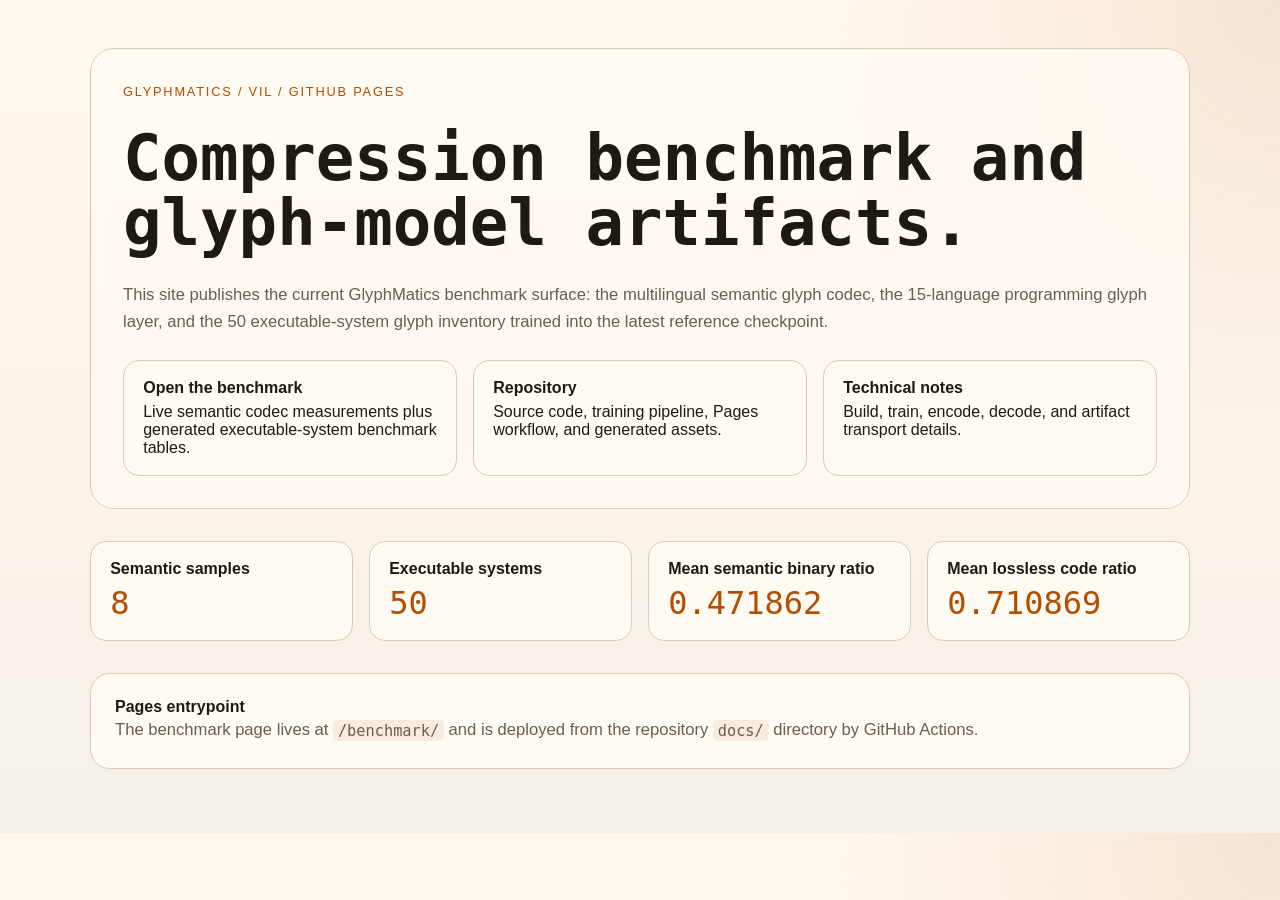
<file: docs/index.html>
<!doctype html>
<html lang="en">
  <head>
    <meta charset="utf-8" />
    <meta name="viewport" content="width=device-width, initial-scale=1" />
    <title>GlyphMatics Pages</title>
    <style>
      :root {
        --bg: #f6f1e8;
        --panel: #fffaf2;
        --ink: #1d1a15;
        --muted: #665f53;
        --line: #d7ccb9;
        --accent: #b34d00;
        --accent-soft: #ffe1c7;
      }

      * {
        box-sizing: border-box;
      }

      body {
        margin: 0;
        font-family: "IBM Plex Sans", "Segoe UI", sans-serif;
        color: var(--ink);
        background:
          radial-gradient(circle at top right, rgba(179, 77, 0, 0.12), transparent 28rem),
          linear-gradient(180deg, #fff8ef 0%, var(--bg) 100%);
      }

      main {
        width: min(1100px, calc(100% - 2rem));
        margin: 0 auto;
        padding: 3rem 0 4rem;
      }

      .hero {
        display: grid;
        gap: 1.5rem;
        padding: 2rem;
        border: 1px solid var(--line);
        border-radius: 1.5rem;
        background: rgba(255, 250, 242, 0.9);
        backdrop-filter: blur(8px);
      }

      .eyebrow {
        letter-spacing: 0.14em;
        text-transform: uppercase;
        font-size: 0.8rem;
        color: var(--accent);
        margin: 0;
      }

      h1 {
        margin: 0;
        font-family: "IBM Plex Mono", "SFMono-Regular", monospace;
        font-size: clamp(2rem, 5vw, 4rem);
        line-height: 1.02;
      }

      p {
        margin: 0;
        color: var(--muted);
        font-size: 1.04rem;
        line-height: 1.65;
      }

      .actions,
      .grid {
        display: grid;
        gap: 1rem;
      }

      .actions {
        grid-template-columns: repeat(auto-fit, minmax(220px, 1fr));
      }

      a.card,
      .metric {
        display: block;
        padding: 1.15rem 1.2rem;
        border-radius: 1rem;
        border: 1px solid var(--line);
        background: var(--panel);
        text-decoration: none;
        color: inherit;
      }

      a.card:hover {
        border-color: var(--accent);
        transform: translateY(-1px);
      }

      a.card strong,
      .metric strong {
        display: block;
        font-size: 1rem;
        margin-bottom: 0.35rem;
      }

      .grid {
        margin-top: 2rem;
        grid-template-columns: repeat(auto-fit, minmax(220px, 1fr));
      }

      .metric-value {
        font-family: "IBM Plex Mono", "SFMono-Regular", monospace;
        font-size: 2rem;
        color: var(--accent);
      }

      .section {
        margin-top: 2rem;
        padding: 1.5rem;
        border: 1px solid var(--line);
        border-radius: 1.25rem;
        background: var(--panel);
      }

      code {
        font-family: "IBM Plex Mono", "SFMono-Regular", monospace;
        font-size: 0.92em;
        background: rgba(179, 77, 0, 0.08);
        padding: 0.1rem 0.3rem;
        border-radius: 0.3rem;
      }
    </style>
  </head>
  <body>
    <main>
      <section class="hero">
        <p class="eyebrow">GlyphMatics / VIL / GitHub Pages</p>
        <h1>Compression benchmark and glyph-model artifacts.</h1>
        <p>
          This site publishes the current GlyphMatics benchmark surface: the
          multilingual semantic glyph codec, the 15-language programming glyph
          layer, and the 50 executable-system glyph inventory trained into the
          latest reference checkpoint.
        </p>
        <div class="actions">
          <a class="card" href="./benchmark/">
            <strong>Open the benchmark</strong>
            Live semantic codec measurements plus generated executable-system
            benchmark tables.
          </a>
          <a class="card" href="https://github.com/BlockChain-BailBonds/GlyphMatics">
            <strong>Repository</strong>
            Source code, training pipeline, Pages workflow, and generated assets.
          </a>
          <a class="card" href="https://github.com/BlockChain-BailBonds/GlyphMatics/blob/main/docs/VIL_SEMANTIC_LM.md">
            <strong>Technical notes</strong>
            Build, train, encode, decode, and artifact transport details.
          </a>
        </div>
      </section>

      <section class="grid" id="summary-grid">
        <div class="metric">
          <strong>Loading summary</strong>
          <div class="metric-value">...</div>
          <p>Fetching generated benchmark metadata.</p>
        </div>
      </section>

      <section class="section">
        <strong>Pages entrypoint</strong>
        <p>
          The benchmark page lives at <code>/benchmark/</code> and is deployed
          from the repository <code>docs/</code> directory by GitHub Actions.
        </p>
      </section>
    </main>
    <script>
      async function loadSummary() {
        const response = await fetch("./benchmark/assets/benchmark-data.json");
        const data = await response.json();
        const summary = data.summary;
        const metrics = [
          ["Semantic samples", String(summary.semantic_sample_count)],
          ["Executable systems", String(summary.executable_system_count)],
          ["Mean semantic binary ratio", String(summary.mean_semantic_binary_ratio)],
          ["Mean lossless code ratio", String(summary.mean_lossless_program_char_ratio)],
        ];
        const grid = document.getElementById("summary-grid");
        grid.innerHTML = metrics
          .map(
            ([label, value]) => `
              <div class="metric">
                <strong>${label}</strong>
                <div class="metric-value">${value}</div>
              </div>
            `,
          )
          .join("");
      }
      loadSummary().catch((error) => {
        document.getElementById("summary-grid").innerHTML = `
          <div class="metric">
            <strong>Summary unavailable</strong>
            <div class="metric-value">error</div>
            <p>${String(error)}</p>
          </div>
        `;
      });
    </script>
  </body>
</html>
</file>
